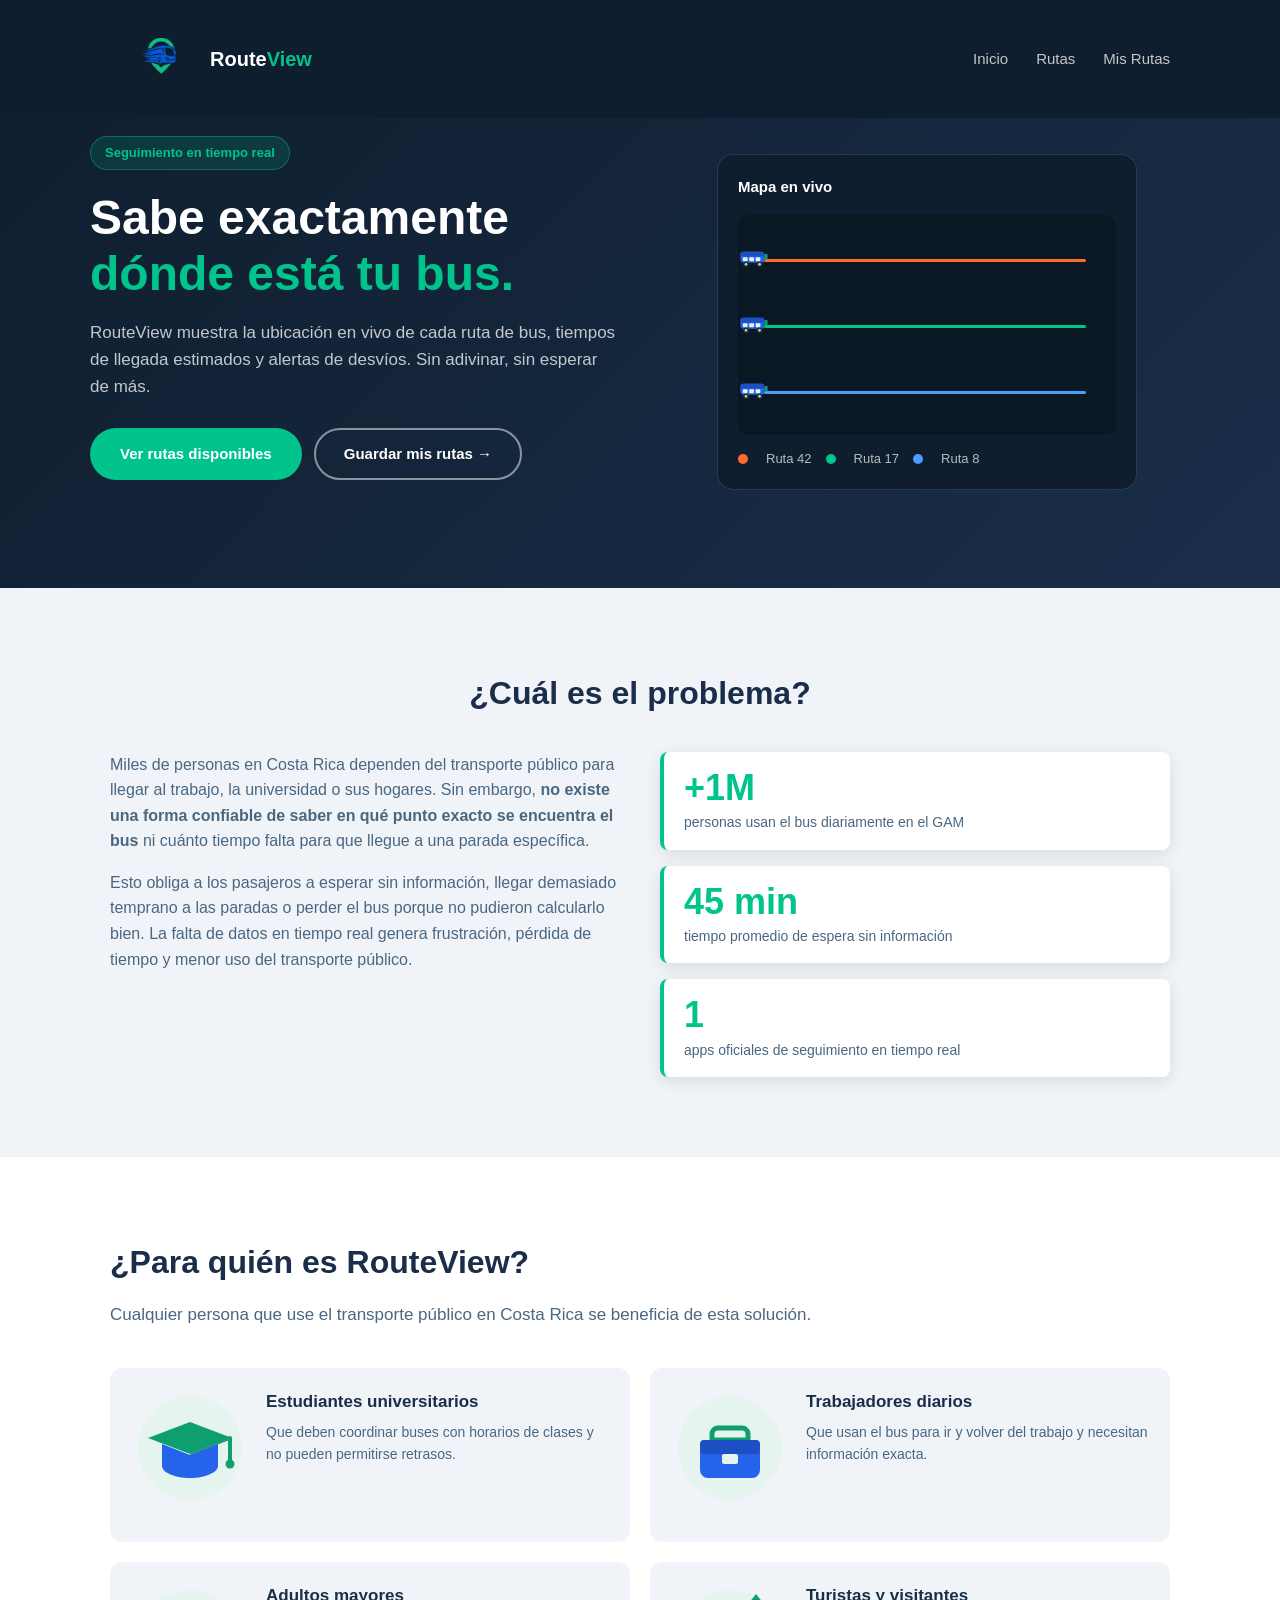
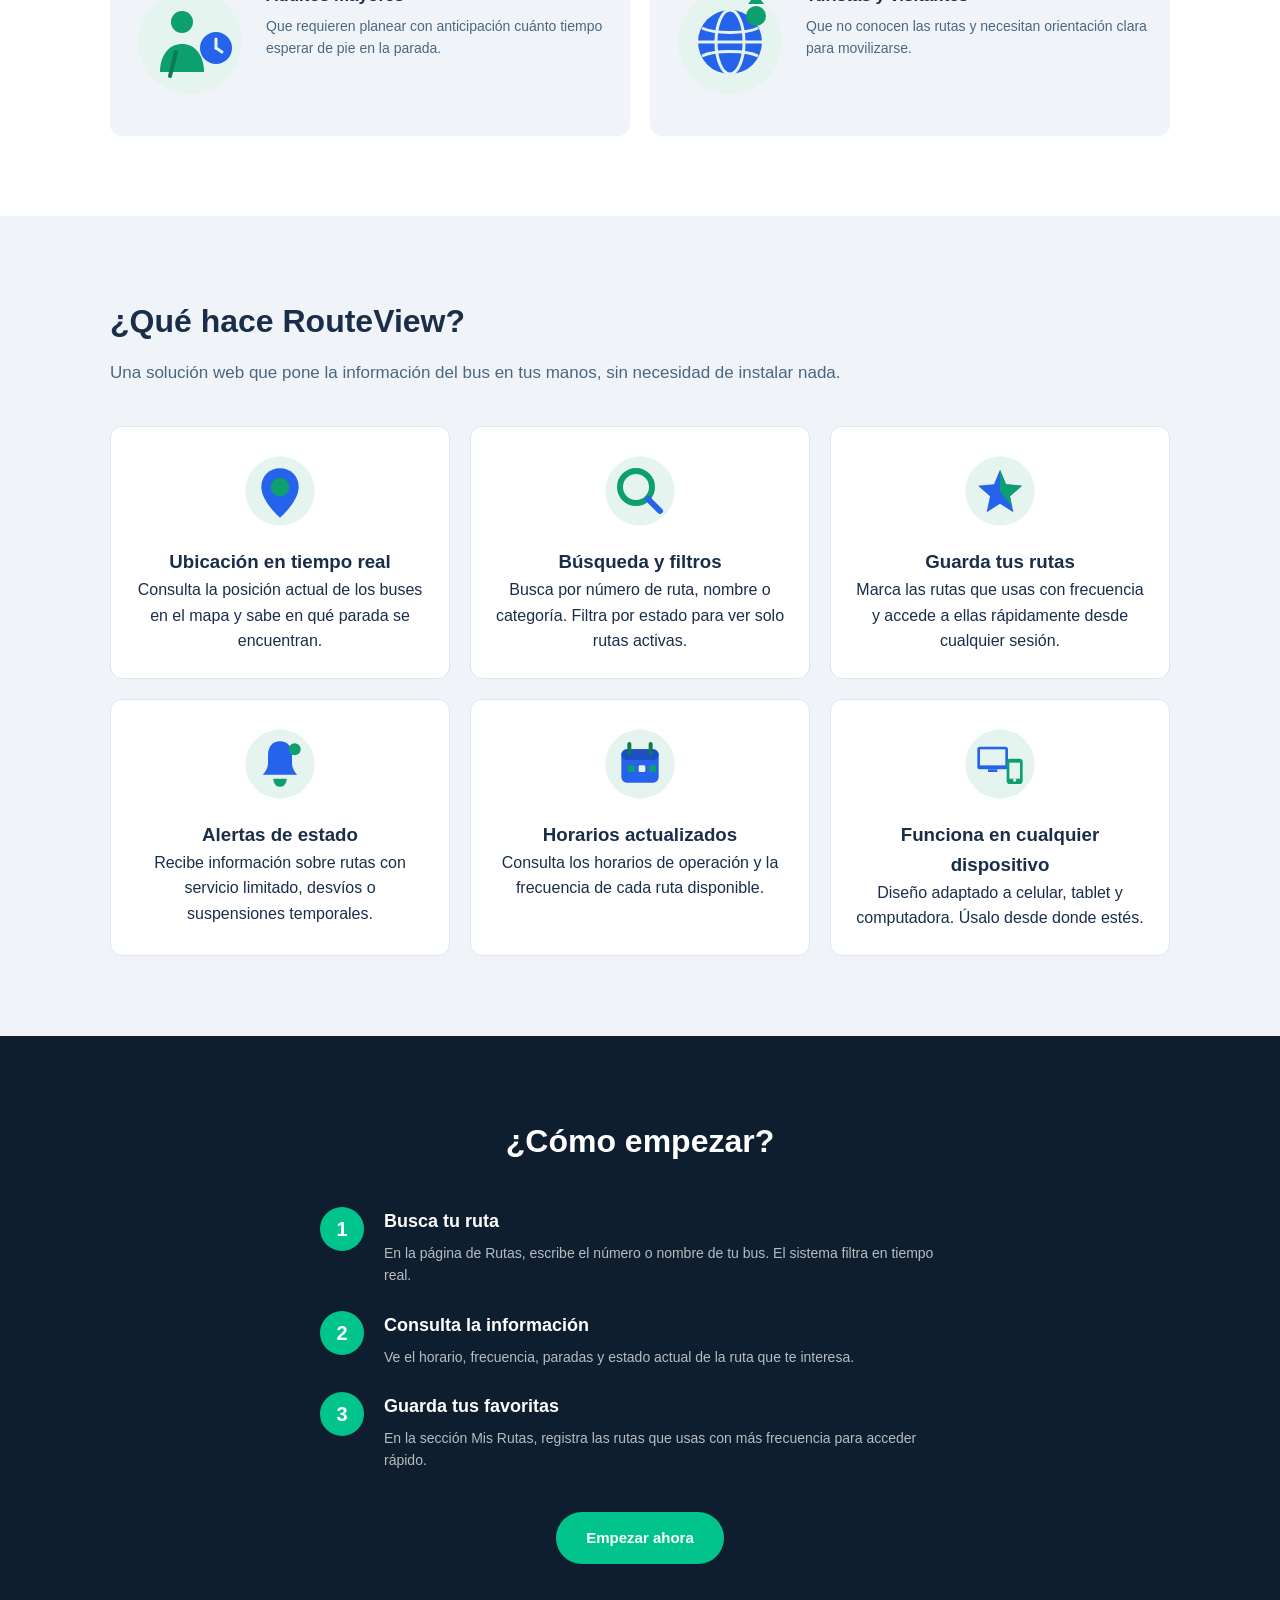
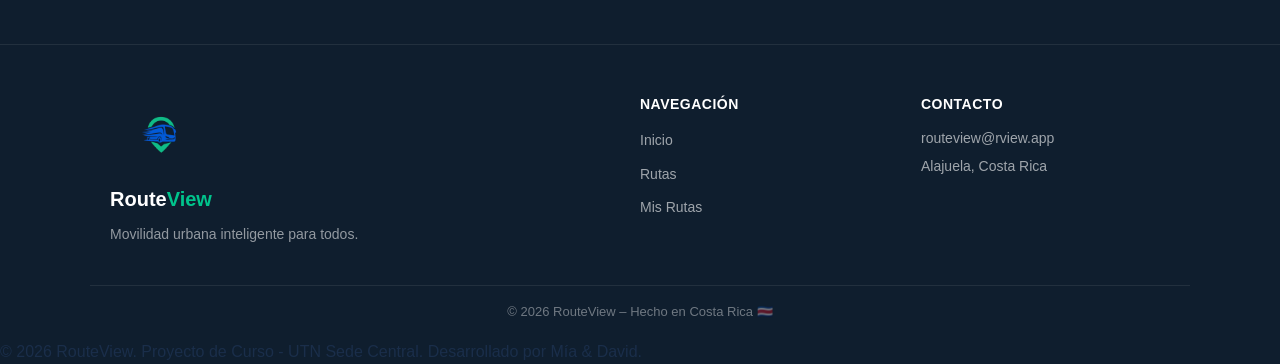
<file: index.html>
<!DOCTYPE html>
<html lang="es">
<head>
  <meta charset="UTF-8" />
  <meta name="viewport" content="width=device-width, initial-scale=1.0" />
  <title>RouteView – Seguimiento de Rutas de Buses</title>
  <link rel="stylesheet" href="css/styles.css" />
</head>
<body>

 
       ENCABEZADO Y NAVEGACIÓN
 
  <header id="navbar">
    <div class="nav-contenido">
      <a href="index.html" class="logo" aria-label="Inicio de RouteView">
         <img src="../images/3logo.png" alt="Logo de RouteView"> 
         Route<span>View</span>
      </a>

      <nav>
        <ul class="nav-links">
          <li><a href="index.html">Inicio</a></li>
          <li><a href="rutas.html">Rutas</a></li>
          <li><a href="registro.html">Mis Rutas</a></li>
        </ul>
      </nav>

      <button
        id="hamburger"
        class="hamburger"
        aria-label="Abrir menú"
        aria-expanded="false"
        aria-controls="menu-movil"
      >
        <span></span>
        <span></span>
        <span></span>
      </button>

    </div>

    <!-- Menú móvil -->
    <div id="menu-movil" class="menu-movil" role="navigation" aria-label="Menú móvil">
      <ul>
        <li><a href="index.html">Inicio</a></li>
        <li><a href="rutas.html">Rutas</a></li>
        <li><a href="registro.html">Mis Rutas</a></li>
      </ul>
    </div>
  </header>

  <main>

    <!-- ==========================================
         HERO / SECCIÓN PRINCIPAL
    =========================================== -->
    <section class="hero-wrapper" aria-labelledby="titulo-hero">
    <div class="hero">
      <div class="hero-contenido">

        <span class="etiqueta-verde"> Seguimiento en tiempo real</span>

        <h1 id="titulo-hero">
          Sabe exactamente<br />
          <span class="texto-verde">dónde está tu bus.</span>
        </h1>

        <p>
          RouteView muestra la ubicación en vivo de cada ruta de bus,
          tiempos de llegada estimados y alertas de desvíos.
          Sin adivinar, sin esperar de más.
        </p>

        <div class="hero-botones">
          <a href="rutas.html" class="btn btn-primario">Ver rutas disponibles</a>
          <a href="registro.html" class="btn btn-secundario">Guardar mis rutas →</a>
        </div>
      </div>

      <div class="hero-imagen" aria-hidden="true">
        <div class="mapa-simulado">
          <div class="mapa-titulo"> Mapa en vivo</div>
          <div class="mapa-rutas">
            <div class="linea-ruta naranja"></div>
            <div class="bus-icono bus-1"><img src="../images/icon-bus.svg" alt=""></div>
            <div class="linea-ruta verde"></div>
             <div class="bus-icono bus-2"><img src="../images/icon-bus.svg" alt=""></div>
            <div class="linea-ruta azul"></div>
            <div class="bus-icono bus-3"><img src="../images/icon-bus.svg" alt=""></div>

          </div>
          <div class="mapa-leyenda">
            <span class="punto naranja"></span> Ruta 42
            <span class="punto verde"></span> Ruta 17
            <span class="punto azul"></span> Ruta 8
          </div>
        </div>
      </div>
    </div><!-- fin .hero -->
    </section><!-- fin .hero-wrapper -->

    <!-- ==========================================
         PRESENTACIÓN DEL PROBLEMA
    =========================================== -->
    <section class="seccion-problema" aria-labelledby="titulo-problema">
      <div class="contenedor">

        <h2 id="titulo-problema">¿Cuál es el problema?</h2>

        <div class="problema-grid">
          <div class="problema-texto">
            <p>
              Miles de personas en Costa Rica dependen del transporte público
              para llegar al trabajo, la universidad o sus hogares. Sin embargo,
              <strong>no existe una forma confiable de saber en qué punto exacto
              se encuentra el bus</strong> ni cuánto tiempo falta para que llegue
              a una parada específica.
            </p>
            <p>
              Esto obliga a los pasajeros a esperar sin información, llegar
              demasiado temprano a las paradas o perder el bus porque no
              pudieron calcularlo bien. La falta de datos en tiempo real
              genera frustración, pérdida de tiempo y menor uso del transporte
              público.
            </p>
          </div>

          <div class="problema-datos">
            <div class="dato-card">
              <span class="dato-numero" aria-label="Más de 1 millón">+1M</span>
              <p>personas usan el bus diariamente en el GAM</p>
            </div>
            <div class="dato-card">
              <span class="dato-numero">45 min</span>
              <p>tiempo promedio de espera sin información</p>
            </div>
            <div class="dato-card">
              <span class="dato-numero">1</span>
              <p>apps oficiales de seguimiento en tiempo real</p>
            </div>
          </div>
        </div>

      </div>
    </section>

    <!-- ==========================================
         PÚBLICO OBJETIVO
    =========================================== -->
    <section class="seccion-publico" aria-labelledby="titulo-publico">
      <div class="contenedor">

        <h2 id="titulo-publico">¿Para quién es RouteView?</h2>
        <p class="subtitulo-seccion">
          Cualquier persona que use el transporte público en Costa Rica
          se beneficia de esta solución.
        </p>

        <ul class="publico-lista">
          <li class="publico-item">
            <span class="publico-icono" aria-hidden="true">
              <img src="../images/icon-estudiantes.svg" alt="">
            </span>
            <div>
              <h3>Estudiantes universitarios</h3>
              <p>Que deben coordinar buses con horarios de clases y no pueden permitirse retrasos.</p>
            </div>
          </li>
          <li class="publico-item">
            <span class="publico-icono" aria-hidden="true">
              <img src="../images/icon-trabajadores.svg" alt="logo trabajadores">
            </span>
            <div>
              <h3>Trabajadores diarios</h3>
              <p>Que usan el bus para ir y volver del trabajo y necesitan información exacta.</p>
            </div>
          </li>
          <li class="publico-item">
            <span class="publico-icono" aria-hidden="true">
              <img src="../images/icon-adultos-mayores.svg" alt="">
            </span>
            <div>
              <h3>Adultos mayores</h3>
              <p>Que requieren planear con anticipación cuánto tiempo esperar de pie en la parada.</p>
            </div>
          </li>
          <li class="publico-item">
            <span class="publico-icono" aria-hidden="true">
              <img src="../images/icon-turistas.svg" alt="">
            </span>
            <div>
              <h3>Turistas y visitantes</h3>
              <p>Que no conocen las rutas y necesitan orientación clara para movilizarse.</p>
            </div>
          </li>
        </ul>

      </div>
    </section>

    <!-- ==========================================
         PROPUESTA DE SOLUCIÓN
    =========================================== -->
    <section class="seccion-solucion" aria-labelledby="titulo-solucion">
      <div class="contenedor">

        <h2 id="titulo-solucion">¿Qué hace RouteView?</h2>
        <p class="subtitulo-seccion">
          Una solución web que pone la información del bus en tus manos,
          sin necesidad de instalar nada.
        </p>

        <div class="funciones-grid">

          <article class="funcion-card">
            <span class="funcion-icono" aria-hidden="true">
              <img src="../images/icon-ubicacion.svg" alt="imagen ubicacion">
            </span>
            <h3>Ubicación en tiempo real</h3>
            <p>Consulta la posición actual de los buses en el mapa y sabe en qué parada se encuentran.</p>
          </article>

          <article class="funcion-card">
            <span class="funcion-icono" aria-hidden="true">
              <img src="../images/icon-busqueda.svg" alt="">
            </span>
            <h3>Búsqueda y filtros</h3>
            <p>Busca por número de ruta, nombre o categoría. Filtra por estado para ver solo rutas activas.</p>
          </article>

          <article class="funcion-card">
            <span class="funcion-icono" aria-hidden="true">
              <img src="../images/icon-guardar-rutas.svg" alt="">
            </span>
            <h3>Guarda tus rutas</h3>
            <p>Marca las rutas que usas con frecuencia y accede a ellas rápidamente desde cualquier sesión.</p>
          </article>

          <article class="funcion-card">
            <span class="funcion-icono" aria-hidden="true">
              <img src="../images/icon-alertas.svg" alt="imagen alertas">
            </span>
            <h3>Alertas de estado</h3>
            <p>Recibe información sobre rutas con servicio limitado, desvíos o suspensiones temporales.</p>
          </article>

          <article class="funcion-card">
            <span class="funcion-icono" aria-hidden="true">
              <img src="../images/icon-horarios.svg" alt="">
            </span>
            <h3>Horarios actualizados</h3>
            <p>Consulta los horarios de operación y la frecuencia de cada ruta disponible.</p>
          </article>

          <article class="funcion-card">
            <span class="funcion-icono" aria-hidden="true">
              <img src="../images/icon-dispositivos.svg" alt="">
            </span>
            <h3>Funciona en cualquier dispositivo</h3>
            <p>Diseño adaptado a celular, tablet y computadora. Úsalo desde donde estés.</p>
          </article>

        </div>

      </div>
    </section>

    <!-- ==========================================
         CÓMO EMPEZAR (Flujo de uso)
    =========================================== -->
    <section class="seccion-como" aria-labelledby="titulo-como">
      <div class="contenedor">

        <h2 id="titulo-como">¿Cómo empezar?</h2>

        <ol class="pasos-lista">
          <li class="paso">
            <span class="paso-numero" aria-hidden="true">1</span>
            <div>
              <h3>Busca tu ruta</h3>
              <p>En la página de Rutas, escribe el número o nombre de tu bus. El sistema filtra en tiempo real.</p>
            </div>
          </li>
          <li class="paso">
            <span class="paso-numero" aria-hidden="true">2</span>
            <div>
              <h3>Consulta la información</h3>
              <p>Ve el horario, frecuencia, paradas y estado actual de la ruta que te interesa.</p>
            </div>
          </li>
          <li class="paso">
            <span class="paso-numero" aria-hidden="true">3</span>
            <div>
              <h3>Guarda tus favoritas</h3>
              <p>En la sección Mis Rutas, registra las rutas que usas con más frecuencia para acceder rápido.</p>
            </div>
          </li>
        </ol>

        <div class="centrado">
          <a href="rutas.html" class="btn btn-primario">Empezar ahora</a>
        </div>

      </div>
    </section>

  </main>

  <!-- ==========================================
       PIE DE PÁGINA
  =========================================== -->
  <footer>
    <div class="contenedor footer-contenido">
      <div class="footer-marca">
        <p class="logo">
          <img src="../images/3logo.png" alt="">Route<span>View</span></p>
        <p>Movilidad urbana inteligente para todos.</p>
      </div>

      <nav aria-label="Links del pie de página">
        <h4>Navegación</h4>
        <ul class="footer-links">
          <li><a href="index.html">Inicio</a></li>
          <li><a href="rutas.html">Rutas</a></li>
          <li><a href="registro.html">Mis Rutas</a></li>
        </ul>
      </nav>

      <div class="footer-contacto">
        <h4>Contacto</h4>
       <p>routeview@rview.app</p>
        <p>Alajuela, Costa Rica</p>
      </div>
    </div>

    <div class="footer-inferior">
      <p>© 2026 RouteView – Hecho en Costa Rica 🇨🇷</p>
    </div>
    <div class="footer-creditos text-center">
      <p>&copy; 2026 RouteView. Proyecto de Curso - UTN Sede Central. Desarrollado por Mía & David.</p>
    </div>
  </footer>

  <!-- JS externo -->
  <script src="js/main.js"></script>

</body>
</html>
</file>
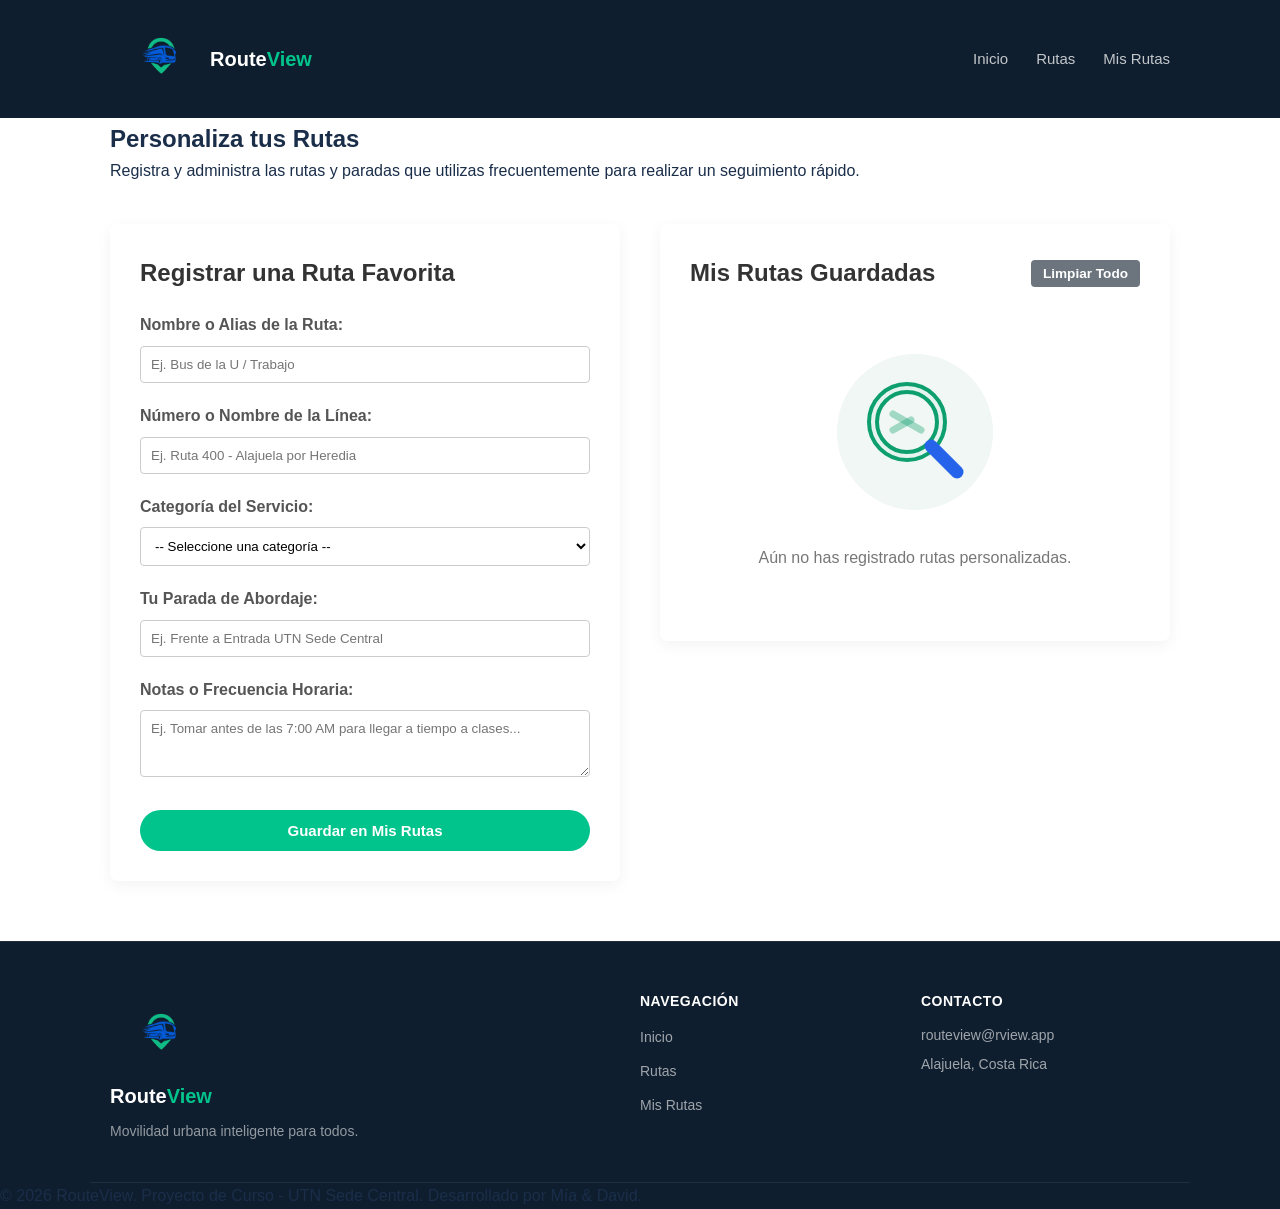
<file: registro.html>
<!DOCTYPE html>
<html lang="es">
<head>
  <meta charset="UTF-8" />
  <meta name="viewport" content="width=device-width, initial-scale=1.0" />
  <title>RouteView – Registro de Rutas Favoritas</title>
  <link rel="stylesheet" href="css/styles.css" />
</head>
<body>

  <header id="navbar">
    <div class="nav-contenido">

      <a href="index.html" class="logo" aria-label="Inicio de RouteView">
        <img src="../images/3logo.png" alt="Logo de RouteView"> 
        Route<span>View</span>
      </a>

      <nav aria-label="Navegación principal">
        <ul class="nav-links">
          <li><a href="index.html">Inicio</a></li>
          <li><a href="rutas.html">Rutas</a></li>
          <li><a href="registro.html" class="active">Mis Rutas</a></li>
        </ul>
      </nav>

      <button
        id="hamburger"
        class="hamburger"
        aria-label="Abrir menú"
        aria-expanded="false"
        aria-controls="menu-movil"
      >
        <span></span>
        <span></span>
        <span></span>
      </button>

    </div>

    <div id="menu-movil" class="menu-movil" role="navigation" aria-label="Menú móvil">
      <ul>
        <li><a href="index.html">Inicio</a></li>
        <li><a href="rutas.html">Rutas</a></li>
        <li><a href="registro.html" class="active">Mis Rutas</a></li>
      </ul>
    </div>
  </header>

  <main class="contenedor-principal" style="padding: 120px 20px 60px; min-height: 80vh;">
    
    <section class="seccion-registro contenedor">
      <div class="bloque-encabezado text-center" style="margin-bottom: 40px;">
        <h1>Personaliza tus Rutas</h1>
        <p>Registra y administra las rutas y paradas que utilizas frecuentemente para realizar un seguimiento rápido.</p>
      </div>

      <div id="mensaje-exito" class="alerta-exito" role="alert" style="display: none; margin-bottom: 20px; padding: 15px; background-color: #d4edda; color: #155724; border-radius: 5px; font-weight: bold; text-align: center;">
        ¡Ruta registrada correctamente en tus favoritos!
      </div>

      <div style="display: grid; grid-template-columns: repeat(auto-fit, minmax(300px, 1fr)); gap: 40px; align-items: start; text-align: left;">
        
        <div class="tarjeta-formulario" style="background: #ffffff; padding: 30px; border-radius: 8px; box-shadow: 0 4px 15px rgba(0,0,0,0.05);">
          <h2 style="margin-bottom: 20px; font-size: 1.5rem; color: #333;">Registrar una Ruta Favorita</h2>
          
          <form id="formulario-ruta" novalidate>
            
            <div class="grupo-formulario" style="margin-bottom: 20px;">
              <label for="alias-ruta" style="display: block; font-weight: bold; margin-bottom: 8px; color: #555;">Nombre o Alias de la Ruta:</label>
              <input type="text" id="alias-ruta" placeholder="Ej. Bus de la U / Trabajo" style="width: 100%; padding: 10px; border: 1px solid #ccc; border-radius: 4px; box-sizing: border-box;" required>
              <span id="error-alias" class="error-msg" style="color: #dc3545; font-size: 0.85rem; display: block; margin-top: 5px; font-weight: 500;"></span>
            </div>

            <div class="grupo-formulario" style="margin-bottom: 20px;">
              <label for="nombre-bus" style="display: block; font-weight: bold; margin-bottom: 8px; color: #555;">Número o Nombre de la Línea:</label>
              <input type="text" id="nombre-bus" placeholder="Ej. Ruta 400 - Alajuela por Heredia" style="width: 100%; padding: 10px; border: 1px solid #ccc; border-radius: 4px; box-sizing: border-box;" required>
              <span id="error-bus" class="error-msg" style="color: #dc3545; font-size: 0.85rem; display: block; margin-top: 5px; font-weight: 500;"></span>
            </div>

            <div class="grupo-formulario" style="margin-bottom: 20px;">
              <label for="categoria-ruta" style="display: block; font-weight: bold; margin-bottom: 8px; color: #555;">Categoría del Servicio:</label>
              <select id="categoria-ruta" style="width: 100%; padding: 10px; border: 1px solid #ccc; border-radius: 4px; background-color: #fff;" required>
                <option value="">-- Seleccione una categoría --</option>
                <option value="Regular">Servicio Regular</option>
                <option value="Express">Servicio Express / Directo</option>
              </select>
              <span id="error-categoria" class="error-msg" style="color: #dc3545; font-size: 0.85rem; display: block; margin-top: 5px; font-weight: 500;"></span>
            </div>

            <div class="grupo-formulario" style="margin-bottom: 20px;">
              <label for="parada-usuario" style="display: block; font-weight: bold; margin-bottom: 8px; color: #555;">Tu Parada de Abordaje:</label>
              <input type="text" id="parada-usuario" placeholder="Ej. Frente a Entrada UTN Sede Central" style="width: 100%; padding: 10px; border: 1px solid #ccc; border-radius: 4px; box-sizing: border-box;" required>
              <span id="error-parada" class="error-msg" style="color: #dc3545; font-size: 0.85rem; display: block; margin-top: 5px; font-weight: 500;"></span>
            </div>

            <div class="grupo-formulario" style="margin-bottom: 25px;">
              <label for="descripcion-ruta" style="display: block; font-weight: bold; margin-bottom: 8px; color: #555;">Notas o Frecuencia Horaria:</label>
              <textarea id="descripcion-ruta" rows="3" placeholder="Ej. Tomar antes de las 7:00 AM para llegar a tiempo a clases..." style="width: 100%; padding: 10px; border: 1px solid #ccc; border-radius: 4px; font-family: inherit; resize: vertical; box-sizing: border-box;" required></textarea>
              <span id="error-descripcion" class="error-msg" style="color: #dc3545; font-size: 0.85rem; display: block; margin-top: 5px; font-weight: 500;"></span>
            </div>

            <button type="submit" class="btn btn-primario" style="width: 100%; border: none; cursor: pointer; padding: 12px; font-weight: bold;">
              Guardar en Mis Rutas
            </button>

          </form>
        </div>

        <div class="tarjeta-registros" style="background: #ffffff; padding: 30px; border-radius: 8px; box-shadow: 0 4px 15px rgba(0,0,0,0.05); min-height: 400px; display: flex; flex-direction: column;">
          <div style="display: flex; justify-content: space-between; align-items: center; margin-bottom: 20px; flex-wrap: wrap; gap: 10px;">
            <h2 style="font-size: 1.5rem; color: #333; margin: 0;">Mis Rutas Guardadas</h2>
            <button id="btn-limpiar" class="btn" style="background-color: #6c757d; color: white; padding: 6px 12px; border: none; border-radius: 4px; cursor: pointer; font-size: 0.85rem;">
              Limpiar Todo
            </button>
          </div>

          <div id="contenedor-rutas-favoritas" style="flex-grow: 1;">
            <div class="estado-vacio" style="text-align: center; color: #777; padding: 40px 20px;">
              <p style="font-size: 3rem; margin-bottom: 10px;">📌</p>
              <p>Aún no has registrado rutas personalizadas.</p>
            </div>
          </div>

        </div>

      </div>
    </section>

  </main>

  <footer>
    <div class="contenedor footer-contenido">
      <div class="footer-marca">
        <p class="logo">
        <img src="../images/3logo.png" alt="">
        Route<span>View</span></p>
        <p>Movilidad urbana inteligente para todos.</p>
      </div>

      <nav aria-label="Links del pie de página">
        <h4>Navegación</h4>
        <ul class="footer-links">
          <li><a href="index.html">Inicio</a></li>
          <li><a href="rutas.html">Rutas</a></li>
          <li><a href="registro.html">Mis Rutas</a></li>
        </ul>
      </nav>

      <div class="footer-contacto">
        <h4>Contacto</h4>
        <p> routeview@rview.app</p>
        <p> Alajuela, Costa Rica</p>
      </div>
    </div>
    <div class="footer-creditos text-center">
      <p>&copy; 2026 RouteView. Proyecto de Curso - UTN Sede Central. Desarrollado por Mía & David.</p>
    </div>
  </footer>

  <script src="js/main.js"></script>
</body>
</html>
</file>
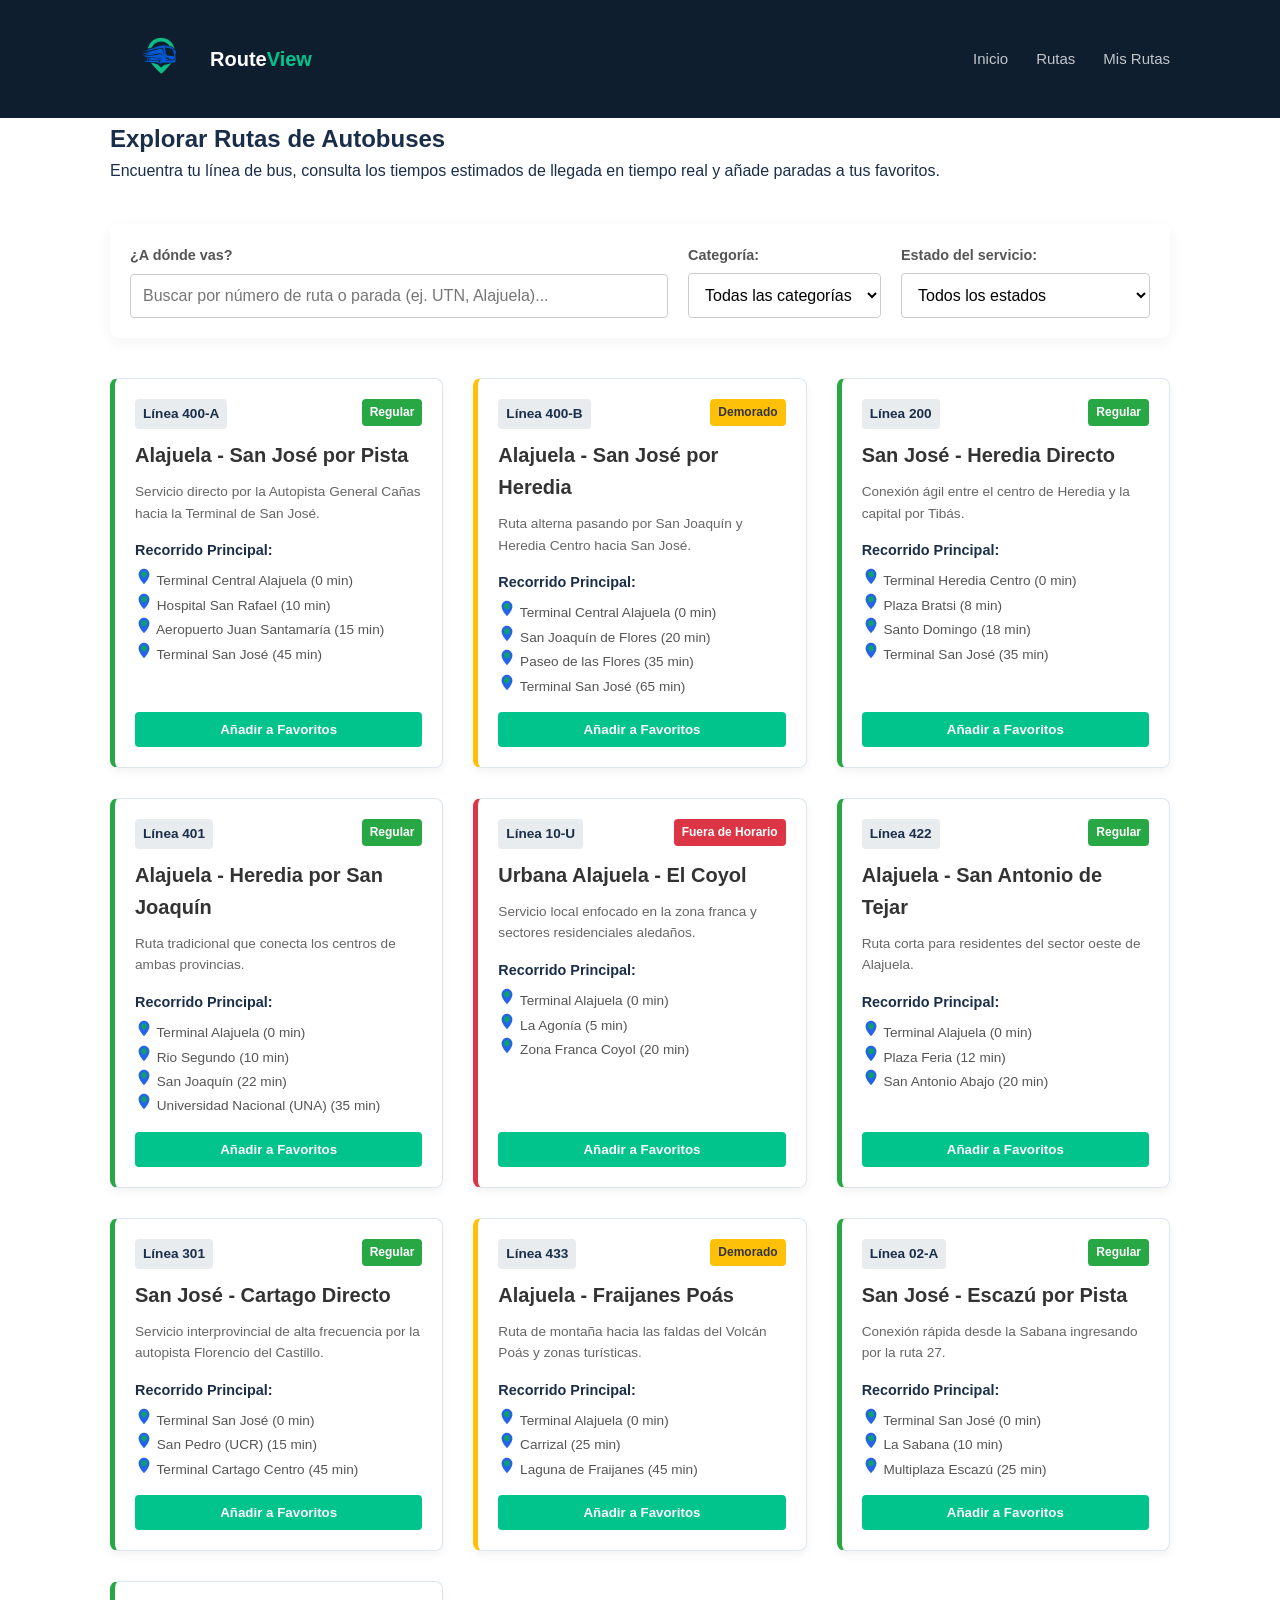
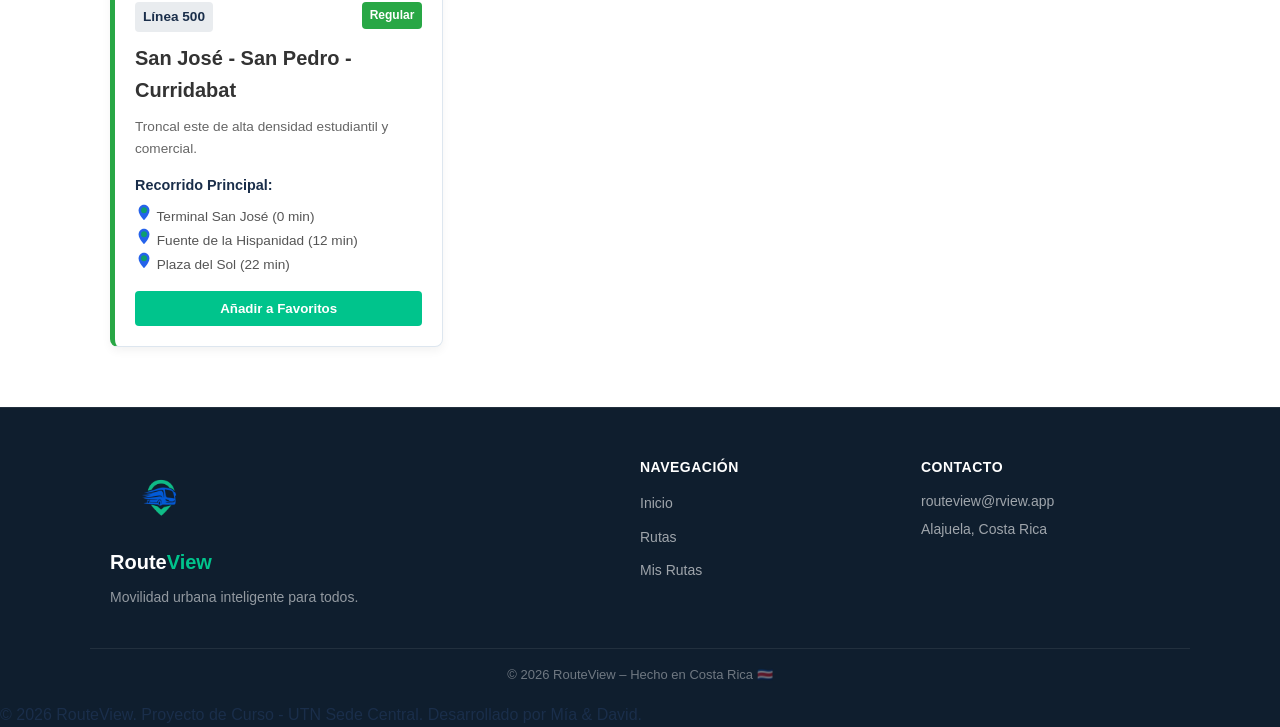
<file: rutas.html>
<!DOCTYPE html>
<html lang="es">
<head>
  <meta charset="UTF-8" />
  <meta name="viewport" content="width=device-width, initial-scale=1.0" />
  <title>RouteView – Catálogo de Rutas</title>
  <link rel="stylesheet" href="css/styles.css" />
</head>
<body>

  <header id="navbar">
    <div class="nav-contenido">

      <a href="index.html" class="logo" aria-label="Inicio de RouteView">
        <img src="../images/3logo.png" alt="Logo de RouteView"> 
        Route<span>View</span>
      </a>

      <nav aria-label="Navegación principal">
        <ul class="nav-links">
          <li><a href="index.html">Inicio</a></li>
          <li><a href="rutas.html" class="active">Rutas</a></li>
          <li><a href="registro.html">Mis Rutas</a></li>
        </ul>
      </nav>

      <button
        id="hamburger"
        class="hamburger"
        aria-label="Abrir menú"
        aria-expanded="false"
        aria-controls="menu-movil"
      >
        <span></span>
        <span></span>
        <span></span>
      </button>

    </div>

    <div id="menu-movil" class="menu-movil" role="navigation" aria-label="Menú móvil">
      <ul>
        <li><a href="index.html">Inicio</a></li>
        <li><a href="rutas.html" class="active">Rutas</a></li>
        <li><a href="registro.html">Mis Rutas</a></li>
      </ul>
    </div>
  </header>

  <main class="contenedor-principal" style="padding: 120px 20px 60px; min-height: 80vh;">
    
    <section class="seccion-catalogo contenedor">
      <div class="bloque-encabezado text-center" style="margin-bottom: 40px;">
        <h1>Explorar Rutas de Autobuses</h1>
        <p>Encuentra tu línea de bus, consulta los tiempos estimados de llegada en tiempo real y añade paradas a tus favoritos.</p>
      </div>

      <div class="barra-filtros" style="background: #ffffff; padding: 20px; border-radius: 8px; box-shadow: 0 4px 15px rgba(0,0,0,0.05); margin-bottom: 40px; display: flex; flex-wrap: wrap; gap: 20px; justify-content: space-between; align-items: center;">
        
        <div style="flex: 1; min-width: 280px;">
          <label for="input-busqueda" style="display: block; font-weight: bold; margin-bottom: 6px; color: #555; font-size: 0.9rem;">¿A dónde vas?</label>
          <input 
            type="search" 
            id="input-busqueda" 
            placeholder="Buscar por número de ruta o parada (ej. UTN, Alajuela)..." 
            style="width: 100%; padding: 12px; border: 1px solid #ccc; border-radius: 4px; box-sizing: border-box; font-size: 1rem;"
          >
        </div>

        <div style="min-width: 180px;">
          <label for="filtro-categoria" style="display: block; font-weight: bold; margin-bottom: 6px; color: #555; font-size: 0.9rem;">Categoría:</label>
          <select id="filtro-categoria" style="width: 100%; padding: 12px; border: 1px solid #ccc; border-radius: 4px; background-color: #fff; font-size: 1rem;">
            <option value="todos">Todas las categorías</option>
            <option value="Regular">Servicio Regular</option>
            <option value="Express">Servicio Express</option>
          </select>
        </div>

        <div style="min-width: 180px;">
          <label for="filtro-estado" style="display: block; font-weight: bold; margin-bottom: 6px; color: #555; font-size: 0.9rem;">Estado del servicio:</label>
          <select id="filtro-estado" style="width: 100%; padding: 12px; border: 1px solid #ccc; border-radius: 4px; background-color: #fff; font-size: 1rem;">
            <option value="todos">Todos los estados</option>
            <option value="Activo">Activo (Normal)</option>
            <option value="Demorado">Demorado / Tránsito pesado</option>
            <option value="Fuera de Horario">Fuera de Horario</option>
          </select>
        </div>

      </div>

      <div id="contenedor-catalogo-rutas" style="display: grid; grid-template-columns: repeat(auto-fit, minmax(300px, 1fr)); gap: 30px;">
        
        <div class="cargando-datos" style="grid-column: 1 / -1; text-align: center; color: #666; padding: 40px;">
          <p style="font-size: 1.2rem;">Cargando catálogo de rutas actualizadas...</p>
        </div>

      </div>

      <div id="sin-resultados" style="display: none; text-align: center; padding: 6px 20px; color: #777; margin-top: 20px;">
        <p style="font-size: 3rem; margin-bottom: 10px;"> <img src="../images/icon-sin-resultados.svg" alt=""></p>
        <p style="font-size: 1.2rem; font-weight: bold;">No se encontraron rutas que coincidan con los filtros seleccionados.</p>
        <p>Intenta cambiar los términos de búsqueda o limpiar los filtros.</p>
      </div>

    </section>

  </main>

  <footer>
    <div class="contenedor footer-contenido">
      <div class="footer-marca">
        <p class="logo"><img src="../images/3logo.png" alt="">Route<span>View</span></p>
        <p>Movilidad urbana inteligente para todos.</p>
      </div>

      <nav aria-label="Links del pie de página">
        <h4>Navegación</h4>
        <ul class="footer-links">
          <li><a href="index.html">Inicio</a></li>
          <li><a href="rutas.html">Rutas</a></li>
          <li><a href="registro.html">Mis Rutas</a></li>
        </ul>
      </nav>

      <div class="footer-contacto">
        <h4>Contacto</h4>
       <p>routeview@rview.app</p>
        <p>Alajuela, Costa Rica</p>
      </div>
    </div>
    <div class="footer-inferior">
      <p>© 2026 RouteView – Hecho en Costa Rica 🇨🇷</p>
    </div>
    <div class="footer-creditos text-center">
      <p>&copy; 2026 RouteView. Proyecto de Curso - UTN Sede Central. Desarrollado por Mía & David.</p>
    </div>
  </footer>

  <script src="js/main.js"></script>
</body>
</html>
</file>
<file: css/styles.css>
/* =============================================
   styles.css – RouteView
   ============================================= */

/* --- Reset y Variables --- */
*, *::before, *::after {
  box-sizing: border-box;
  margin: 0;
  padding: 0;
}

:root {
  --azul:      #1A2E4A;
  --azul-dark: #0F1E2E;
  --naranja:   #FF6B2B;
  --verde:     #00C48C;
  --azul-claro:#4A9EFF;
  --blanco:    #FFFFFF;
  --gris-claro:#F0F4F8;
  --gris-medio:#DDE6EF;
  --gris-texto:#4A6782;
  --azul-logo:#0044aa;
  --radio:     12px;
  --sombra:    0 4px 16px rgba(0, 0, 0, 0.1);
}

body {
  font-family: Arial, Helvetica, sans-serif;
  color: var(--azul);
  background: var(--blanco);
  line-height: 1.6;
  /* Evita scroll horizontal en móvil */
  overflow-x: hidden;
}

/* --- Utilidades --- */
.contenedor {
  width: 100%;
  max-width: 1100px;
  margin: 0 auto;
  padding: 0 20px;
}

.centrado {
  text-align: center;
  margin-top: 32px;
}

.subtitulo-seccion {
  color: var(--gris-texto);
  font-size: 17px;
  margin-bottom: 40px;
}

/* --- Botones --- */
.btn {
  display: inline-block;
  padding: 12px 28px;
  border-radius: 50px;
  font-size: 15px;
  font-weight: bold;
  text-decoration: none;
  cursor: pointer;
  border: 2px solid transparent;
  transition: background 0.2s, color 0.2s, border-color 0.2s;
}

.btn-primario {
  background: var(--verde);
  color: var(--blanco);
}

.btn-primario:hover {
  background: #157b5e;
}

.btn-secundario {
  background: transparent;
  color: var(--blanco);
  border-color: rgba(255, 255, 255, 0.5);
}

.btn-secundario:hover {
  border-color: var(--blanco);
}

/* =============================================
   NAVBAR
   ============================================= */
#navbar {
  position: fixed;
  top: 0;
  left: 0;
  right: 0;
  z-index: 100;
  background: var(--azul-dark);
}

#navbar.con-sombra {
  box-shadow: 0 2px 12px rgba(0, 0, 0, 0.3);
}

.nav-contenido {
  width: 100%;
  max-width: 1100px;
  margin: 0 auto;
  padding: 14px 20px;
  display: flex;
  align-items: center;
  justify-content: space-between;
  
}

.logo {
  display: flex;
    align-items: center;

    font-size: 20px;
    font-weight: bold;
    color: var(--blanco);
    text-decoration: none;
    white-space: nowrap;
    flex-shrink: 0;
}

.logo img {
    width: 100px;
    height: 90px;
    object-fit: contain;
    display: block;
}

.logo span {
  color: var(--verde);
}

/* Links de escritorio */
.nav-links {
  list-style: none;
  display: flex;
  gap: 28px;
  margin-left: auto;
}

.nav-links a {
  color: rgba(255, 255, 255, 0.75);
  text-decoration: none;
  font-size: 15px;
  padding: 4px 0;
  border-bottom: 2px solid transparent;
  transition: color 0.2s, border-color 0.2s;
  white-space: nowrap;
}

.nav-links a:hover,
.nav-links a.activo {
  color: var(--blanco);
  border-bottom-color: var(--verde);
}

/* Botón hamburguesa — oculto en escritorio */
.hamburger {
  display: none;
  flex-direction: column;
  gap: 5px;
  background: none;
  border: none;
  cursor: pointer;
  padding: 4px;
  flex-shrink: 0;
}

.hamburger span {
  display: block;
  width: 24px;
  height: 2px;
  background: var(--blanco);
  border-radius: 2px;
}

/* Menú móvil — oculto por defecto */
.menu-movil {
  display: none;
  background: var(--azul);
  padding: 0 20px;
}

.menu-movil.abierto {
  display: block;
}

.menu-movil ul {
  list-style: none;
  padding: 8px 0;
}

.menu-movil ul li a {
  display: block;
  padding: 13px 0;
  color: var(--blanco);
  text-decoration: none;
  font-size: 16px;
  border-bottom: 1px solid rgba(255, 255, 255, 0.1);
}

.menu-movil ul li:last-child a {
  border-bottom: none;
}

.menu-movil ul li a.activo {
  color: var(--naranja);
}

/* =============================================
   HERO — fondo cubre toda la pantalla
   ============================================= */
.hero-wrapper {
  background: linear-gradient(135deg, var(--azul-dark) 0%, var(--azul) 100%);
  width: 100%;
  padding: 110px 20px 80px;
}

.hero {
  width: 100%;
  max-width: 1100px;
  margin: 0 auto;
  display: flex;
  align-items: center;
  gap: 48px;
}

.hero-contenido {
  flex: 1;
  min-width: 0;
}

.etiqueta-verde {
  display: inline-block;
  background: rgba(0, 196, 140, 0.15);
  border: 1px solid rgba(0, 196, 140, 0.4);
  color: var(--verde);
  font-size: 13px;
  font-weight: bold;
  padding: 6px 14px;
  border-radius: 50px;
  margin-bottom: 20px;
}

.hero-contenido h1 {
  font-size: 48px;
  font-weight: bold;
  color: var(--blanco);
  line-height: 1.15;
  margin-bottom: 18px;
}

.texto-verde {
  color: var(--verde);
}

.hero-contenido > p {
  color: rgba(255, 255, 255, 0.75);
  font-size: 17px;
  margin-bottom: 28px;
}

.hero-botones {
  display: flex;
  gap: 12px;
  flex-wrap: wrap;
  margin-bottom: 28px;
}

/* Buscador rápido */
.buscador-rapido {
  background: rgba(255, 255, 255, 0.08);
  border: 1px solid rgba(255, 255, 255, 0.15);
  border-radius: var(--radio);
  padding: 16px 20px;
  width: 100%;
  max-width: 420px;
}

.buscador-rapido label {
  display: block;
  color: rgba(255, 255, 255, 0.8);
  font-size: 13px;
  font-weight: bold;
  margin-bottom: 8px;
}

.buscador-rapido input {
  width: 100%;
  padding: 10px 14px;
  border: 1.5px solid rgba(255, 255, 255, 0.2);
  border-radius: 8px;
  background: rgba(255, 255, 255, 0.1);
  color: var(--blanco);
  font-size: 15px;
  outline: none;
  transition: border-color 0.2s;
}

.buscador-rapido input::placeholder {
  color: rgba(255, 255, 255, 0.4);
}

.buscador-rapido input:focus {
  border-color: var(--naranja);
}

#resultado-busqueda {
  font-size: 13px;
  margin-top: 8px;
  min-height: 20px;
}

.msg-exito { color: var(--verde); }
.msg-vacio { color: #ffaa6e; }
.error-msg { color: #ff6b6b; }

/* Mapa simulado */
.hero-imagen {
  flex: 1;
  min-width: 0;
  display: flex;
  justify-content: center;
}

.mapa-simulado {
  background: var(--azul-dark);
  border: 1px solid rgba(255, 255, 255, 0.12);
  border-radius: 16px;
  padding: 20px;
  width: 100%;
  max-width: 420px;
}

.mapa-titulo {
  font-weight: bold;
  color: var(--blanco);
  margin-bottom: 16px;
  font-size: 15px;
}

.mapa-rutas {
  position: relative;
  height: 220px;              /* antes: 170px — más alto = más espacio entre líneas */
  background: #0a1824;
  border-radius: 10px;
  overflow: hidden;
  margin-bottom: 14px;
}

.linea-ruta.naranja { background: var(--naranja);    top: 20%; }  /* antes 33% */
.linea-ruta.verde   { background: var(--verde);      top: 50%; }  /* antes 53% */
.linea-ruta.azul    { background: var(--azul-claro); top: 80%; }  /* antes 72% */

.bus-icono {
  position: absolute;
  width: 32px;                /* antes: solo font-size, sin límite de tamaño real */
  animation: mover-bus 4s linear infinite;
}

.bus-icono img {
  width: 100%;
  height: auto;
  display: block;
}

.bus-1 { top: calc(20% - 12px); animation-delay: 0s; }
.bus-2 { top: calc(50% - 12px); animation-delay: 2s; }
.bus-3 { top: calc(80% - 12px); animation-delay: 1s; }

.linea-ruta {
  position: absolute;
  height: 3px;
  width: 85%;
  border-radius: 2px;
  left: 7%;
}


@keyframes mover-bus {
  0%   { left: 5%; }
  100% { left: 82%; }
}

.mapa-leyenda {
  display: flex;
  gap: 14px;
  font-size: 13px;
  color: rgba(255, 255, 255, 0.7);
  align-items: center;
  flex-wrap: wrap;
}

.punto {
  display: inline-block;
  width: 10px;
  height: 10px;
  border-radius: 50%;
  margin-right: 4px;
  vertical-align: middle;
}

.punto.naranja { background: var(--naranja); }
.punto.verde   { background: var(--verde); }
.punto.azul    { background: var(--azul-claro); }

/* =============================================
   SECCIÓN PROBLEMA
   ============================================= */
.seccion-problema {
  background: var(--gris-claro);
  padding: 80px 0;
}

.seccion-problema h2 {
  font-size: 32px;
  margin-bottom: 32px;
  text-align: center;
}

.problema-grid {
  display: grid;
  grid-template-columns: 1fr 1fr;
  gap: 40px;
  align-items: start;
}

.problema-texto p {
  color: var(--gris-texto);
  font-size: 16px;
  margin-bottom: 16px;
}

.problema-datos {
  display: flex;
  flex-direction: column;
  gap: 16px;
}

.dato-card {
  background: var(--blanco);
  border-left: 4px solid var(--verde);
  border-radius: 8px;
  padding: 16px 20px;
  box-shadow: var(--sombra);
}

.dato-numero {
  display: block;
  font-size: 36px;
  font-weight: bold;
  color: var(--verde);
  line-height: 1.1;
}

.dato-card p {
  font-size: 14px;
  color: var(--gris-texto);
  margin-top: 4px;
}

/* =============================================
   SECCIÓN PÚBLICO OBJETIVO
   ============================================= */
.seccion-publico {
  padding: 80px 0;
  background: var(--blanco);
}

.seccion-publico h2 {
  font-size: 32px;
  margin-bottom: 12px;
}

.publico-lista {
  list-style: none;
  display: grid;
  grid-template-columns: 1fr 1fr;
  gap: 20px;
  margin-top: 20px;
}

.publico-item {
  display: flex;
  gap: 16px;
  align-items: flex-start;
  background: var(--gris-claro);
  border-radius: var(--radio);
  padding: 20px;
}

.publico-icono {
  font-size: 30px;
  flex-shrink: 0;
}

.publico-item h3 {
  font-size: 17px;
  margin-bottom: 6px;
}

.publico-item p {
  font-size: 14px;
  color: var(--gris-texto);
}

/* =============================================
   SECCIÓN PROPUESTA
   ============================================= */
.seccion-solucion {
  background: var(--gris-claro);
  padding: 80px 0;
}

.seccion-solucion h2 {
  font-size: 32px;
  margin-bottom: 12px;
}

.funciones-grid {
  display: grid;
  grid-template-columns: repeat(3, 1fr);
  gap: 20px;
}

.funcion-card {
  background: var(--blanco);
  border-radius: var(--radio);
  padding: 24px;
  border: 1px solid var(--gris-medio);
  transition: box-shadow 0.2s, border-color 0.2s;
}

.funcion-card:hover {
  box-shadow: var(--sombra);
  border-color: var(--verde);
}


.funcion-icono {
  display: block;
  width: 80px;
  height: 80px;
  margin: 0 auto 16px;   /* centra horizontalmente + espacio antes del título */
}

.funcion-icono img {
  width: 100%;
  height: 100%;
  display: block;
}

.funcion-card {
  text-align: center;    /* centra el título y el texto también */
}

/* =============================================
   SECCIÓN RUTAS DESTACADAS
   ============================================= */
.seccion-rutas-destacadas {
  padding: 80px 0;
  background: var(--blanco);
}

.seccion-rutas-destacadas h2 {
  font-size: 32px;
  margin-bottom: 12px;
}

.rutas-grid {
  display: grid;
  grid-template-columns: repeat(2, 1fr);
  gap: 20px;
  margin-bottom: 8px;
}

.cargando {
  color: var(--gris-texto);
  font-size: 15px;
}

/* Tarjetas generadas por JS */
.tarjeta-ruta {
  background: var(--gris-claro);
  border-radius: var(--radio);
  padding: 20px;
  border: 1px solid var(--gris-medio);
}

.tarjeta-ruta:hover {
  box-shadow: var(--sombra);
}

.tarjeta-encabezado {
  display: flex;
  justify-content: space-between;
  align-items: center;
  margin-bottom: 10px;
}

.numero-ruta {
  font-weight: bold;
  font-size: 15px;
  color: var(--naranja);
}

.estado {
  font-size: 12px;
  font-weight: bold;
  padding: 3px 10px;
  border-radius: 50px;
}

.estado-activa   { background: rgba(0,196,140,0.15);  color: var(--verde); }
.estado-limitada { background: rgba(255,209,102,0.2); color: #c89000; }
.estado-inactiva { background: rgba(255,107,107,0.15); color: #cc4444; }

.tarjeta-nombre {
  font-size: 16px;
  margin-bottom: 8px;
}

.tarjeta-desc {
  font-size: 13px;
  color: var(--gris-texto);
  margin-bottom: 12px;
}

.tarjeta-info {
  list-style: none;
  font-size: 13px;
  color: var(--gris-texto);
  display: flex;
  flex-direction: column;
  gap: 4px;
}

.info-label {
  font-weight: bold;
  color: var(--azul);
}

/* =============================================
   SECCIÓN CÓMO FUNCIONA
   ============================================= */
.seccion-como {
  background: var(--azul-dark);
  padding: 80px 0;
  color: var(--blanco);
}

.seccion-como h2 {
  font-size: 32px;
  margin-bottom: 40px;
  text-align: center;
}

.pasos-lista {
  list-style: none;
  display: flex;
  flex-direction: column;
  gap: 24px;
  max-width: 640px;
  margin: 0 auto 40px;
}

.paso {
  display: flex;
  gap: 20px;
  align-items: flex-start;
}

.paso-numero {
  background: var(--verde);
  color: var(--blanco);
  font-size: 20px;
  font-weight: bold;
  width: 44px;
  height: 44px;
  border-radius: 50%;
  display: flex;
  align-items: center;
  justify-content: center;
  flex-shrink: 0;
}

.paso h3 {
  font-size: 18px;
  margin-bottom: 6px;
  color: var(--blanco);
}

.paso p {
  font-size: 14px;
  color: rgba(255, 255, 255, 0.7);
}

/* =============================================
   FOOTER
   ============================================= */
footer {
  background: var(--azul-dark);
  border-top: 1px solid rgba(255, 255, 255, 0.08);
  padding: 48px 0 0;
}

.footer-contenido {
  display: grid;
  grid-template-columns: 2fr 1fr 1fr;
  gap: 32px;
  padding-bottom: 40px;
  border-bottom: 1px solid rgba(255, 255, 255, 0.08);
}

.footer-marca .logo {
  display: block;
  margin-bottom: 8px;
  cursor: default;
}

.footer-marca p:not(.logo) {
  color: rgba(255, 255, 255, 0.55);
  font-size: 14px;
}

footer h4 {
  color: var(--blanco);
  font-size: 14px;
  margin-bottom: 12px;
  text-transform: uppercase;
  letter-spacing: 0.5px;
}

.footer-links {
  list-style: none;
  display: flex;
  flex-direction: column;
  gap: 8px;
}

.footer-links a {
  color: rgba(255, 255, 255, 0.6);
  text-decoration: none;
  font-size: 14px;
  transition: color 0.2s;
}

.footer-links a:hover {
  color: var(--naranja);
}

.footer-contacto p {
  color: rgba(255, 255, 255, 0.6);
  font-size: 14px;
  margin-bottom: 6px;
}

.footer-inferior {
  text-align: center;
  padding: 16px 20px;
  color: rgba(255, 255, 255, 0.4);
  font-size: 13px;
}

/* =============================================
   RESPONSIVE – Tablet (max-width: 900px)
   ============================================= */
@media (max-width: 900px) {

  /* Navbar: ocultar links, mostrar hamburger */
  .nav-links {
    display: none;
  }

  .hamburger {
    display: flex;
  }

  /* Hero: apilar en columna */
  .hero {
    flex-direction: column;
    gap: 32px;
  }

  .hero-contenido h1 {
    font-size: 36px;
  }

  .hero-imagen {
    width: 100%;
  }

  .mapa-simulado {
    max-width: 100%;
  }

  /* Secciones: de 2 columnas a 1 */
  .problema-grid {
    grid-template-columns: 1fr;
  }

  .funciones-grid {
    grid-template-columns: repeat(2, 1fr);
  }

  .publico-lista {
    grid-template-columns: 1fr;
  }

  /* Footer: de 3 columnas a 2 */
  .footer-contenido {
    grid-template-columns: 1fr 1fr;
  }

  .footer-marca {
    grid-column: 1 / -1;
  }
}

/* =============================================
   RESPONSIVE – Móvil (max-width: 600px)
   ============================================= */
@media (max-width: 600px) {

  /* Hero */
  .hero-wrapper {
    padding: 100px 16px 60px;
  }

  .hero-contenido h1 {
    font-size: 28px;
  }

  .hero-botones {
    flex-direction: column;
  }

  .hero-botones .btn {
    text-align: center;
  }

  .buscador-rapido {
    max-width: 100%;
  }

  /* Grids: todo a 1 columna */
  .funciones-grid {
    grid-template-columns: 1fr;
  }

  .rutas-grid {
    grid-template-columns: 1fr;
  }

  .publico-lista {
    grid-template-columns: 1fr;
  }

  /* Footer */
  .footer-contenido {
    grid-template-columns: 1fr;
  }

  /* Secciones: reducir padding */
  .seccion-problema,
  .seccion-publico,
  .seccion-solucion,
  .seccion-rutas-destacadas,
  .seccion-como {
    padding: 56px 0;
  }

  .seccion-problema h2,
  .seccion-publico h2,
  .seccion-solucion h2,
  .seccion-rutas-destacadas h2,
  .seccion-como h2 {
    font-size: 26px;
  }
}
</file>
